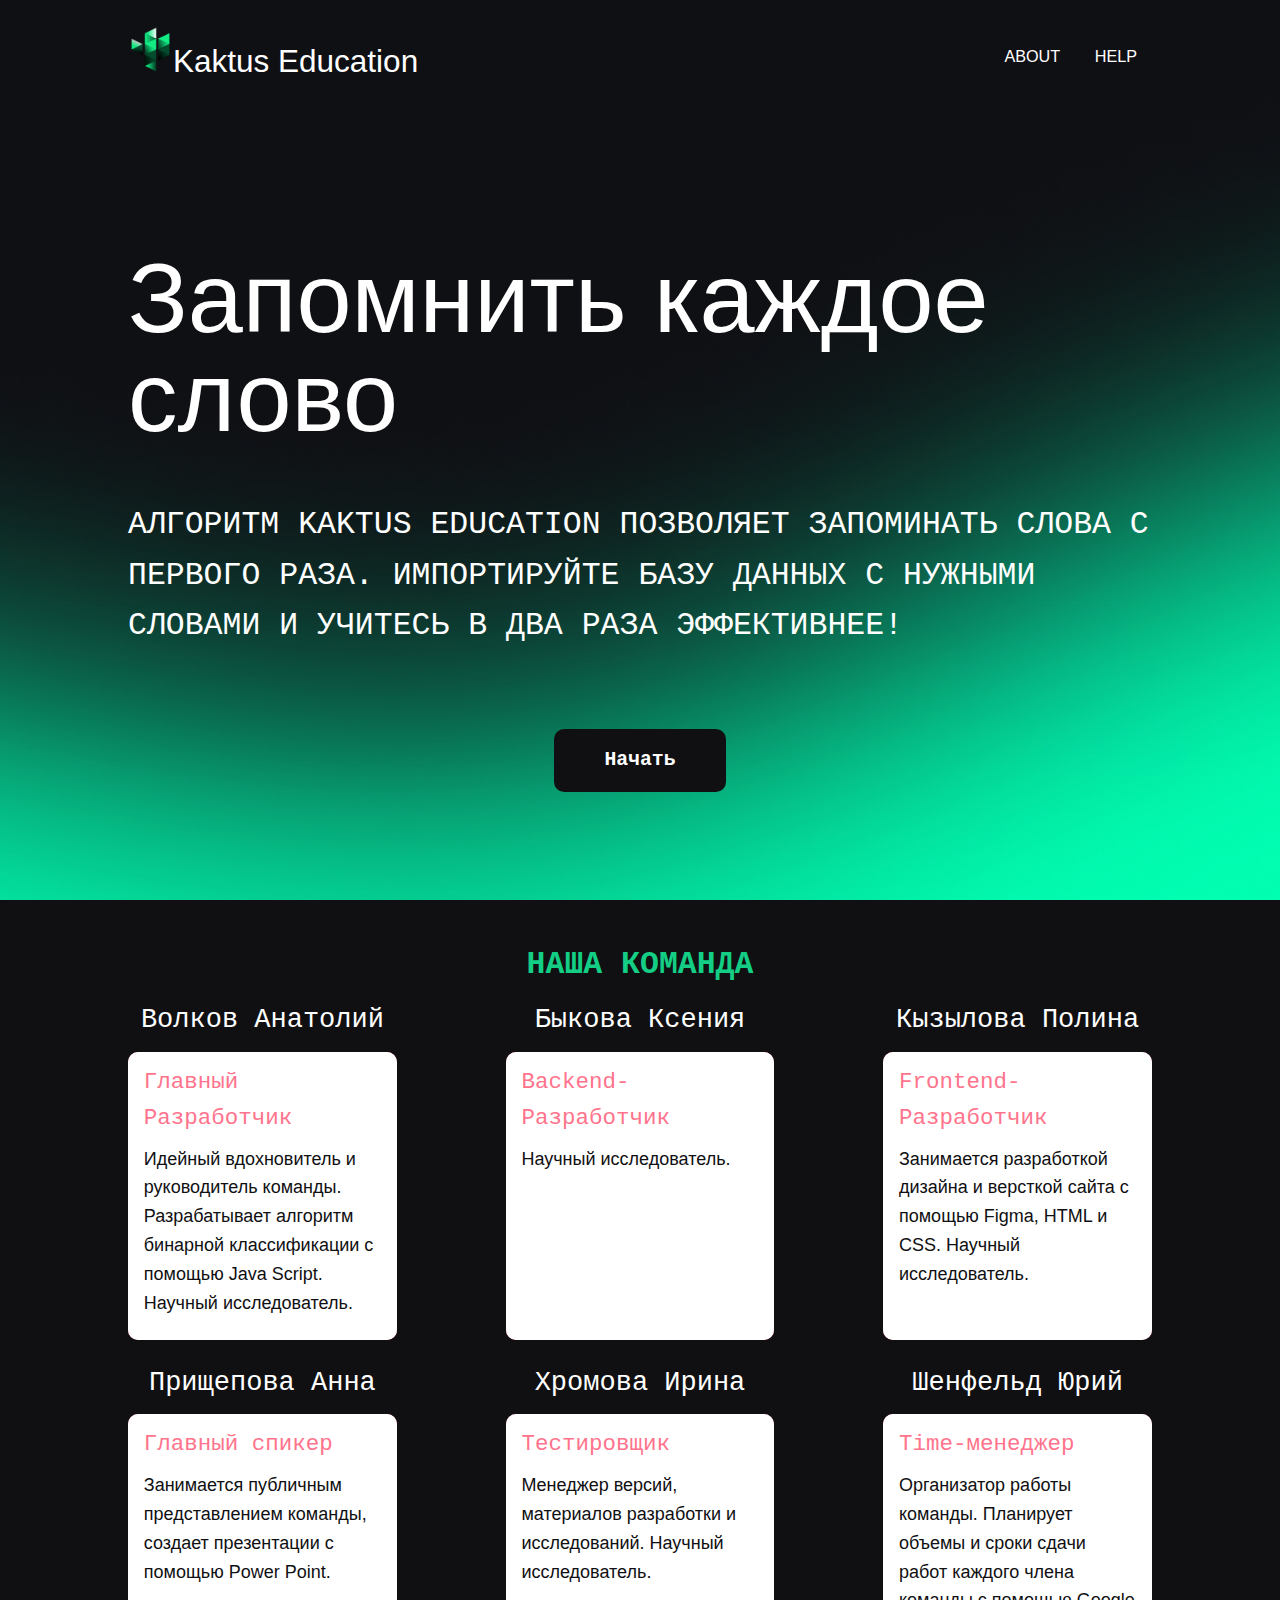
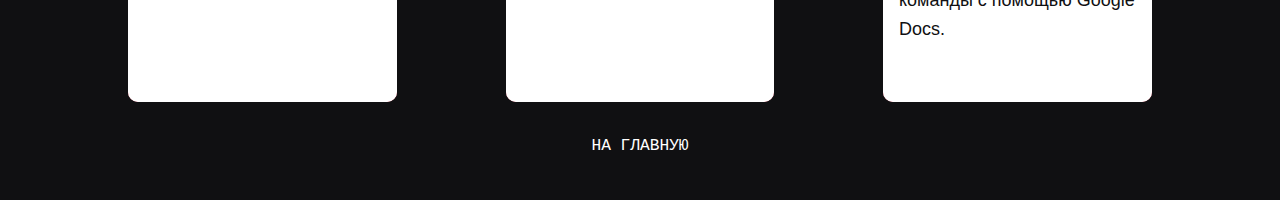
<file: index.html>
<!DOCTYPE html>
<html lang="ru">
<head>
    <meta charset="UTF-8">
    <link rel="stylesheet" href="assets/css/style.css">
    <title>Kaktus</title>
    <link rel="shortcut icon" type="image/x-icon" href="assets/images/logo.png">
</head>
<body>
    
    
    <header class="header">
        <div class="container">
            <div class="header_inner">
                
                <div class="header_logo"> <a href = "index.html"><img src="assets/images/logo.png" width = 45px height = 45px>Kaktus Education</a></div>
                
                <nav class="nav">
                    <a class="nav_link" href="#sec">About</a>
                    <a class="nav_link" href="about.html">Help</a>
                </nav>
                
            </div>
        </div>
    </header>
    
    
    <div class="intro">
        <div class="container">
            <div class="intro_inner">
                
                <h1 class="intro_title">Запомнить каждое слово</h1>
                <h2 class="intro_subtitle">Алгоритм Kaktus Education позволяет запоминать слова с первого раза. 
                    Импортируйте базу данных с нужными словами и учитесь в два раза эффективнее!</h2>
                
            </div>  
        </div>
        
        
    <div class="intro_bottom">
        <div class="container">
            <div class="button_inner">
                <a class="button" href="testing.html">Начать</a>
            </div>
        </div>
    </div>
        
    </div> 
    
    
    <section class="section" id="sec">
        <div class="container">
            
            <div class="section_header">
                <h2 class="section_title">Наша команда</h2>
            </div>
            
            <div class="about_first">
                <div class="about_item">
                    
                    <h2 class="about_text">Волков Анатолий</h2>
                    
                    <div class="about_rec">                    
                        <div class="rec" id="rectangle">
                            <h3 class="rec_text">Главный Разработчик</h3>
                            <p class="rec_subtext">Идейный вдохновитель и руководитель команды. Разрабатывает алгоритм бинарной классификации с помощью Java Script. Научный исследователь.</p>
                            <div class="about_contacts">Email: av20021710@gmail.com</div>
                        </div>
                    </div>
                    
                </div>
                    
                <div class="about_item">
                    
                    <h2 class="about_text">Быкова Ксения</h2>
                    
                    <div class="about_rec">
                        <div class="rec" id="rectangle">
                            <h3 class="rec_text">Backend-Разработчик</h3>
                            <p class="rec_subtext">Научный исследователь.</p>
                            <div class="about_contacts">Email: bykova.ksucha@yandex.ru</div>
                        </div>
                    </div>
                    
                </div>
                <div class="about_item">
                                   
                    <h2 class="about_text">Кызылова Полина</h2>
                    
                    <div class="about_rec">
                        <div class="rec" id="rectangle">
                            <h3 class="rec_text">Frontend-Разработчик</h3>
                            <p class="rec_subtext">Занимается разработкой дизайна и версткой сайта с помощью Figma, HTML и CSS. Научный исследователь.</p>
                            <div class="about_contacts">Email: kyzylovapa@mail.ru</div>
                        </div>
                    </div>
                    
                </div>
            </div>          
            
            <div class="about_second">
                <div class="about_item">
                    
                    <h2 class="about_text">Прищепова Анна</h2>
                    
                    <div class="about_rec">
                        <div class="rec" id="rectangle">
                            <h3 class="rec_text">Главный спикер</h3>
                            <p class="rec_subtext">Занимается публичным представлением команды, создает презентации с помощью Power Point.</p>
                            <div class="about_contacts">Email: anyuta22tmn@mail.ru</div>
                        </div>
                    </div>
                    
                </div>
                
                <div class="about_item">
                    
                    <h2 class="about_text">Хромова Ирина</h2>
                    
                    <div class="about_rec">
                        <div class="rec" id="rectangle">
                            <h3 class="rec_text">Тестировщик</h3>
                            <p class="rec_subtext">Менеджер версий, материалов разработки и исследований. Научный исследователь.</p>
                            <div class="about_contacts">Email: hromova_2002@mail.ru</div>
                        </div>
                    </div>
                    
                </div>
                
                <div class="about_item">
                    
                    <h2 class="about_text">Шенфельд Юрий</h2>
                    
                    <div class="about_rec">
                        <div class="rec" id="rectangle">
                            <h3 class="rec_text">Time-менеджер</h3>
                            <p class="rec_subtext">Организатор работы команды. Планирует объемы и сроки сдачи работ каждого члена команды с помощью Google Docs.</p>
                            <div class="about_contacts">Email: Yura.Shenfeld@mail.ru</div>
                        </div>
                    </div>
                    
                </div>
            </div>
            
            
            
            
             <div class="second_bottom">
                <div class="second_container">
                    <div class="second_button_inner">
                        <a class="second_button" href="index.html">На главную</a>
                    </div>
                </div>
            </div>
            
            
        </div>
    </section>    
    
</body>
</html>
</file>
<file: assets/css/style.css>
body {
    margin: 0;
    font-family: 'Montserrat', sans-serif;
    line-height: 1.6;
    color: #333;
}

*,
*:before,
*:after {
    box-sizing: border-box;
}


/*Сброс отступов для всех заголовков*/
h1, h2, h3, h4, h5, h6 {
    margin: 0;
}

a:link {
  color: #fff; 
  text-decoration: none;
}
a:visited {
  color: #fff; 
  text-decoration: none;
}
a:hover {
  color: #fff; 
  text-decoration: none;
}
a:active {
  color: #fff; 
  text-decoration: none;
}

/*Контейнер для всего содержимого страницы*/
.container {
    width: 100%;
    max-width: 80vw;
    margin: 0 auto;
}


/*Стартовая страница*/
.intro {
    display: flex;
    flex-direction: column;
    justify-content: center;
    
    width: 100%;
    height: 100vh;
    
    background: url("../images/intro.jpg") center no-repeat;
    -webkit-background-size: cover;
    background-size: cover;
}


/*Контейнер для заголовка стартовой страницы*/
.intro_inner {
    width: 100%;
    max-width: 1300px;
    margin: 0 auto;
}




/*Заголовок стартовой страницы*/
.intro_title {
    color: #fff;
    font-size: 11vh;
    font-weight: 500;
    text-align: left;
    line-height: 1;
    
    margin-bottom: 6vh;
}


/*Подзаголовок стартовой страницы*/
.intro_subtitle {
    color: #fff;
    font-size: 3.5vh;
    font-weight: 100;
    text-align: left;
    text-transform: uppercase;
    font-family: monospace;
}




/*Шапка стартовой страницы*/
.header {
    width: 100%;
    position: absolute;
    top: 0;
    right: 0;
    left: 0;
    z-index: 1000;
    padding-top: 3vh;
}


/*Контейнер для логотипа и навигации*/
.header_inner {
    display: flex;
    justify-content: space-between;
    align-items: center;
}


/*Логотип*/
.header_logo {
    font-size: 3.5vh;
    color: #fff;
    font-weight: 100;
}


/*Навигация*/
.nav {
    font-size: 1.8vh;
    text-transform: uppercase;
}


/*Выделение ссылок навигации*/
.nav_link {
    display: inline-block;
    vertical-align: top;
    margin: 0 15px;
    color: #fff;
    text-decoration: none;
    transition: color .1s linear;
    
    position: relative;
}


/*Черта снизу для навигации*/
.nav_link:after {
    content: "";
    display: block;
    width: 100%;
    height: 2px;
    
    background-color: #ff748c;
    opacity: 0;
    position: absolute;
    
    top: 100%;
    left: 0;
    z-index: 1;
    
    transition: opacity .1s linear;
}


/*Смена цвета при клике по навигации*/
.nav_link:hover {
    color: #ff748c;
}


/*Черта снизу для навигации*/
.nav_link:hover:after {
    opacity: 1;
}


/*Кнопка на главной странице*/
.button {
    vertical-align:top;
    background-color: #101012;
    
    /*padding: 13px 90px;
    padding-top: 1.5vh;
    padding-left: 2vw;*/
    padding: 1.5vh 3.8vw;
    
    font-size: 2.2vh;
    font-weight: 600;
    color: #fff;
    text-decoration: none;
    font-family: monospace;
    
    border-radius: 10px;
    border-width: 2px;
    border-color: transparent;
    border-style: solid;
    
    transition: background .1s linear, color .1s linear;
}


/*Нажатие на кнопку на главной странице*/
.button:hover {
    background-color: #ff748c;
    color: #101012;
    border-color: #ff748c;
}


/*Нижняя часть главной страницы*/
.intro_bottom {
    width: 100%;
    position: absolute;
    bottom: 0;
    left: 0;
    z-index: 1;
}


/*Контейнер нижней части главной страницы*/
.button_inner {
    display: flex;
    justify-content: center;
    /*margin-bottom: 80px;*/
    margin-bottom: 12vh;
}







/*Вторая страница сайта*/
.section {
    height: 100vh;
    padding: 40px 0;
    background-color: #101012;
    color: #101012;
    
    width: 100%;
    max-width: 100vw;
    margin: 0 auto;
}


/*Шапка второй страницы*/
.section_header {
    width: 100%;
    margin-bottom: 1vh;
    
    text-align: center;
}


/*Заголовок второй страницы*/
.section_title {
    color: #13CE84;
    font-size: 3.5vh;
    
    font-weight: 600;
    text-align: center;
    text-transform: uppercase;
    font-family: monospace;
}




/*Вторая страница участники команды*/
.about_first {
    display: flex;
    justify-content: space-between;
}


.about_second {
    display: flex;
    justify-content: space-between;
}


.about_item {
    width: 21vw;
    transition: transform .2s linear;
}


.about_text {
    /*margin: 10px auto 10px;*/
    margin-bottom: 1vh;
    
    color: #fff;
    font-size: 3vh;
    font-weight: 200;
    text-align: center;
    font-family: monospace;
}


#rectangle {
    /*margin: 0px auto 20px;*/
    margin-bottom: 2.5vh;
    
    width: 21vw;
    height: 32vh;
    
    background-color: #fff;
    border-style: solid;
    border-color: #fff;
    border-radius: 10px;
}


.rec {
    transition: transform .2s linear;
}


.rec_text {
    margin-top: 1vh;
    margin-left: 1vw;
    
    color: #ff748c;
    
    font-size: 2.5vh;
    font-weight: 300;
    text-align: left;
    font-family: monospace;
    
    transition: opacity .2s linear;
}


.rec_subtext {
    margin-top: 1vh;
    margin-left: 1vw;
    margin-right: 1vw;
    
    font-size: 2vh;
    transition: opacity .2s linear;
}


.about_rec {
    border-radius: 10px;
    /*background-color: #101012;*/
    background-color: #ff748c;
}


.rec:hover {
    transform: translate3d(-10px, -10px, 0);
    position: relative;    
}


#rectangle:hover {
    background-color: #13CE84;
    border-color: #13CE84;
}

#rectangle:hover .rec_text {
    opacity: 0;
}


#rectangle:hover .rec_subtext {
    opacity: 0;
}


.about_contacts {
    width: 100%;
    
    color: #101012;
    font-size: 2vh;
    font-weight: 500;
    text-align: center;
    font-family: monospace;
    text-transform: uppercase;
    
    opacity: 0;
    position: absolute;
    top: 50%;
    left: 0;
    z-index: 2;
    transform: translate3d(0, -50px, 0);
    
    transition: opacity .2s linear;
}



.rec:hover .about_contacts {
    opacity: 1;
}





.second_bottom {
    background-color: #101012;
    width: auto;
    height: auto;
}

.second_container {
    background-color: #101012;
}

/*Кнопка для переходя на главную*/
.second_button {
    vertical-align:top;
    background-color: #101012;
    display: flex;
    
    padding: 0 0;
    font-size: 1.8vh;
    font-weight: 500;
    color: #fff;
    text-decoration: none;
    font-family: monospace;
    text-transform: uppercase;
    
    border-color: transparent;
    border-style: none;

    margin-left: auto;
    margin-right: auto;
    margin-top: 1vh;
    margin-bottom: 1vh;
    
    text-decoration: none;
    transition: color .1s linear;
}


/*Нажатие на кнопку на главную*/
.second_button:hover {
    color: #13EC84;
}


.second_button:hover:after {
    opacity: 1;
}



/*Нижняя часть главной страницы*/
.second_intro_bottom {
    width: 100%;
    
    bottom: 0;
    left: 0;
    z-index: 1;
}


/*Контейнер нижней части главной страницы*/
.second_button_inner {
    display: flex;
    justify-content: center;
    margin-bottom: 3vh;
    flex-direction: column;
    
    width: auto;
    height: auto;
}
</file>
